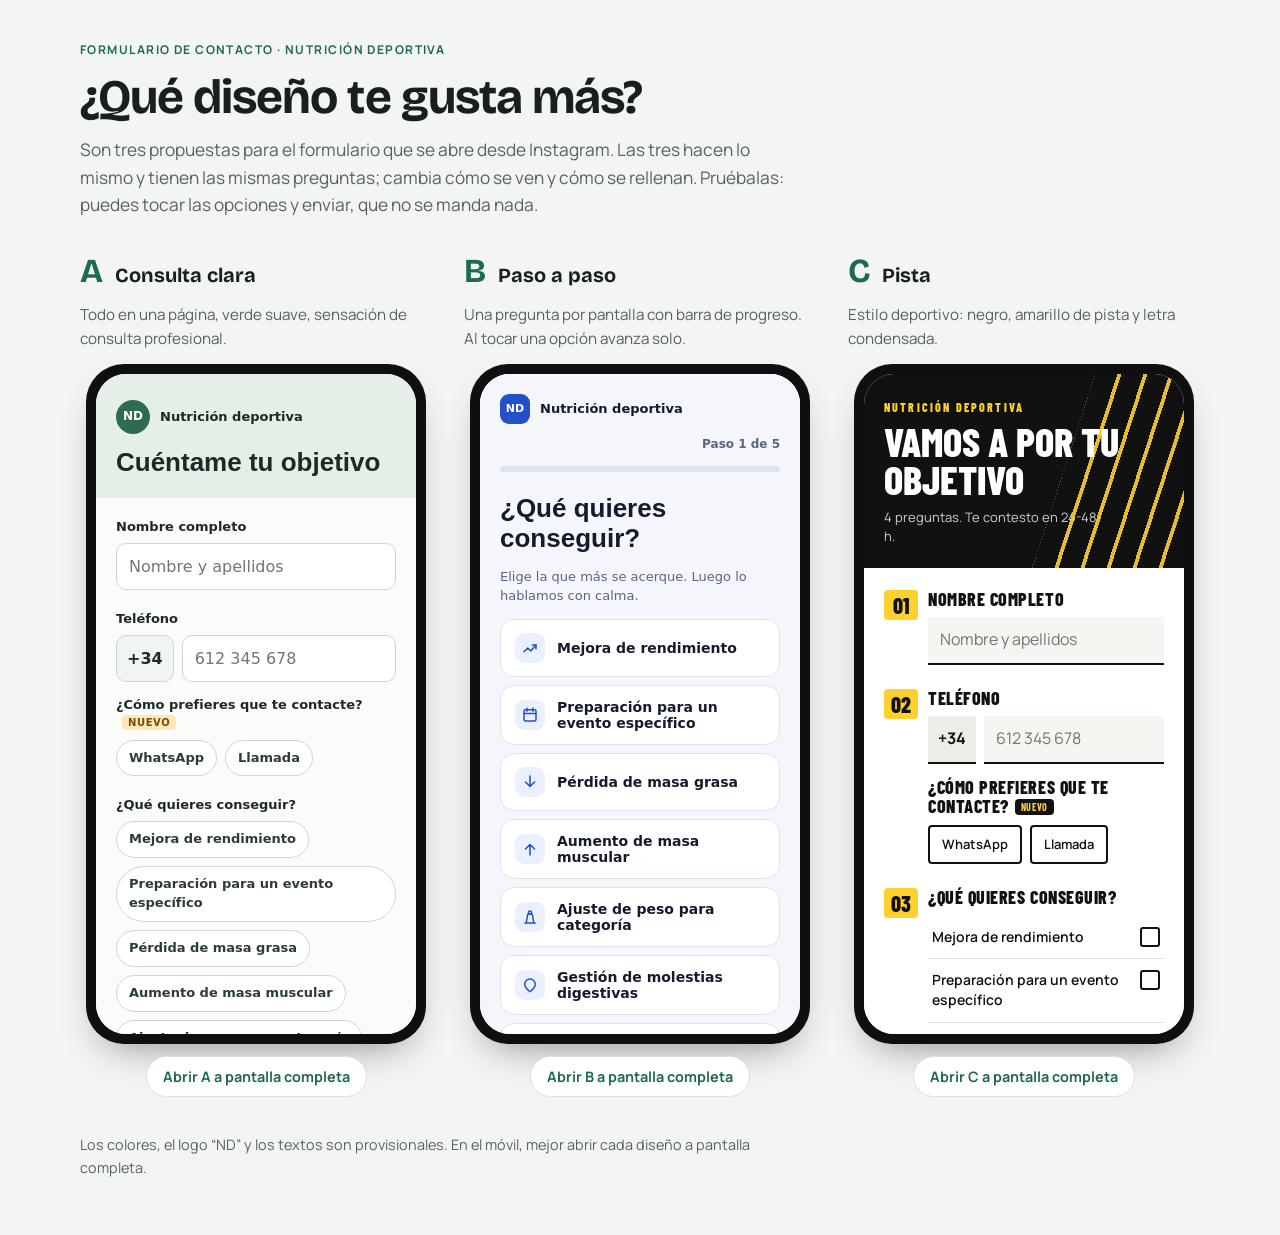
<file: index.html>
<!doctype html>
<html lang="es">
<head>
<meta charset="utf-8">
<meta name="viewport" content="width=device-width, initial-scale=1, viewport-fit=cover">
<title>¿Qué diseño te gusta más?</title>
<link rel="preconnect" href="https://fonts.googleapis.com">
<link rel="preconnect" href="https://fonts.gstatic.com" crossorigin>
<link rel="stylesheet" href="https://fonts.googleapis.com/css2?family=Bricolage+Grotesque:opsz,wght@12..96,700&family=Manrope:wght@400;500;600;700&display=swap">
<style>
:root{--bg:#F2F5F1;--surface:#FFFFFF;--ink:#17201B;--muted:#56635B;--line:#D9E1DA;--accent:#1E6A4E;--accent-soft:#DFEEE6}
@media (prefers-color-scheme:dark){:root{--bg:#101512;--surface:#18201B;--ink:#E6EDE8;--muted:#9AA8A0;--line:#2B3530;--accent:#6CC79E;--accent-soft:#1C3328;color-scheme:dark}}
*{box-sizing:border-box}
body{margin:0;background:var(--bg);color:var(--ink);font:16px/1.6 "Manrope","Segoe UI",system-ui,sans-serif;
  padding-left:max(16px,env(safe-area-inset-left,0px));padding-right:max(16px,env(safe-area-inset-right,0px))}
.wrap{max-width:1120px;margin:0 auto;padding-block:40px 56px;display:flex;flex-direction:column;gap:36px}
header{display:flex;flex-direction:column;gap:12px;max-width:720px}
.eyebrow{font-size:.75rem;font-weight:700;letter-spacing:.12em;text-transform:uppercase;color:var(--accent)}
h1{font-family:"Bricolage Grotesque","Segoe UI",sans-serif;font-size:clamp(2rem,5vw,3rem);line-height:1.1;letter-spacing:-.02em;margin:0;text-wrap:balance}
.lead{color:var(--muted);font-size:1.08rem;margin:0}
.gallery{display:grid;grid-template-columns:repeat(auto-fit,minmax(300px,1fr));gap:32px;align-items:start}
.option{display:flex;flex-direction:column;gap:12px;min-width:0}
.head{display:flex;gap:12px;align-items:baseline}
.letter{font-family:"Bricolage Grotesque",sans-serif;font-weight:700;font-size:2.1rem;line-height:1;color:var(--accent)}
h2{font-family:"Bricolage Grotesque",sans-serif;font-size:1.25rem;margin:0}
.option p{margin:0;color:var(--muted);font-size:.95rem}
.phone{width:100%;max-width:340px;height:680px;border-radius:38px;padding:10px;background:#0E0F10;box-shadow:0 18px 40px -18px rgba(0,0,0,.45);margin-inline:auto}
.phone iframe{width:100%;height:100%;border:0;border-radius:30px;background:#fff;display:block}
.open{align-self:center;font-weight:700;font-size:.9rem;color:var(--accent);text-decoration:none;border:1px solid var(--line);background:var(--surface);border-radius:999px;padding:8px 16px}
.open:hover{border-color:var(--accent)}
.open:focus-visible{outline:3px solid var(--accent);outline-offset:2px}
footer{color:var(--muted);font-size:.9rem;max-width:720px}
</style>
</head>
<body>
<div class="wrap">
  <header>
    <span class="eyebrow">Formulario de contacto · nutrición deportiva</span>
    <h1>¿Qué diseño te gusta más?</h1>
    <p class="lead">Son tres propuestas para el formulario que se abre desde Instagram. Las tres hacen lo mismo y tienen las mismas preguntas; cambia cómo se ven y cómo se rellenan. Pruébalas: puedes tocar las opciones y enviar, que no se manda nada.</p>
  </header>

  <section class="gallery">
    <article class="option">
      <div class="head"><span class="letter">A</span><h2>Consulta clara</h2></div>
      <p>Todo en una página, verde suave, sensación de consulta profesional.</p>
      <div class="phone"><iframe src="a/" title="Diseño A, Consulta clara" loading="lazy"></iframe></div>
      <a class="open" href="a/">Abrir A a pantalla completa</a>
    </article>
    <article class="option">
      <div class="head"><span class="letter">B</span><h2>Paso a paso</h2></div>
      <p>Una pregunta por pantalla con barra de progreso. Al tocar una opción avanza solo.</p>
      <div class="phone"><iframe src="b/" title="Diseño B, Paso a paso" loading="lazy"></iframe></div>
      <a class="open" href="b/">Abrir B a pantalla completa</a>
    </article>
    <article class="option">
      <div class="head"><span class="letter">C</span><h2>Pista</h2></div>
      <p>Estilo deportivo: negro, amarillo de pista y letra condensada.</p>
      <div class="phone"><iframe src="c/" title="Diseño C, Pista" loading="lazy"></iframe></div>
      <a class="open" href="c/">Abrir C a pantalla completa</a>
    </article>
  </section>

  <footer>Los colores, el logo “ND” y los textos son provisionales. En el móvil, mejor abrir cada diseño a pantalla completa.</footer>
</div>
</body>
</html>
</file>
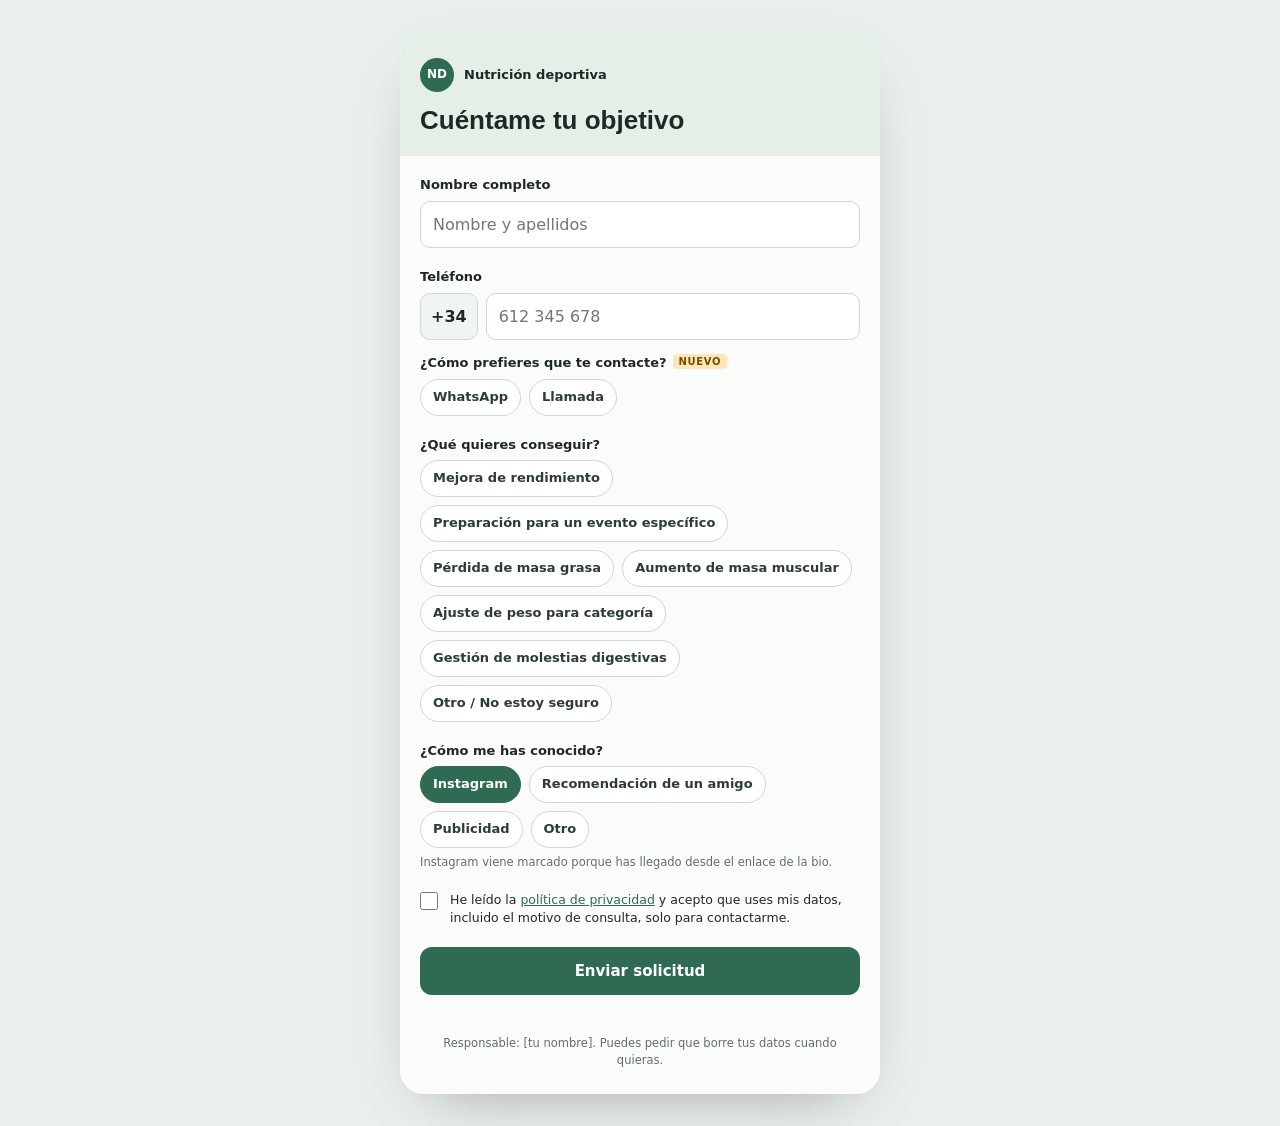
<file: a/index.html>
<!doctype html>
<html lang="es">
<head>
<meta charset="utf-8">
<meta name="viewport" content="width=device-width, initial-scale=1">
<meta http-equiv="Content-Security-Policy" content="default-src 'none'; script-src 'self'; style-src 'self' https://fonts.googleapis.com; font-src https://fonts.gstatic.com; img-src 'self' data:; connect-src https://script.google.com https://script.googleusercontent.com; base-uri 'none'; form-action 'none'">
<meta name="referrer" content="strict-origin-when-cross-origin">
<meta name="format-detection" content="telephone=no">
<meta name="theme-color" content="#E5EFE8">
<title>Diseño A · Consulta clara</title>
<link rel="preconnect" href="https://fonts.googleapis.com">
<link rel="preconnect" href="https://fonts.gstatic.com" crossorigin>
<link rel="stylesheet" href="https://fonts.googleapis.com/css2?family=Bricolage+Grotesque:opsz,wght@12..96,700&family=Manrope:wght@400;500;600;700&display=swap">
<link rel="stylesheet" href="../estilos.css?v=4">
</head>
<body class="a">
<main class="app">
  <div class="screen" data-variant="a"></div>
</main>
<noscript><p class="noscript">Para enviar el formulario hay que activar JavaScript en el navegador.</p></noscript>
<script src="../formulario.js?v=6"></script>
</body>
</html>
</file>
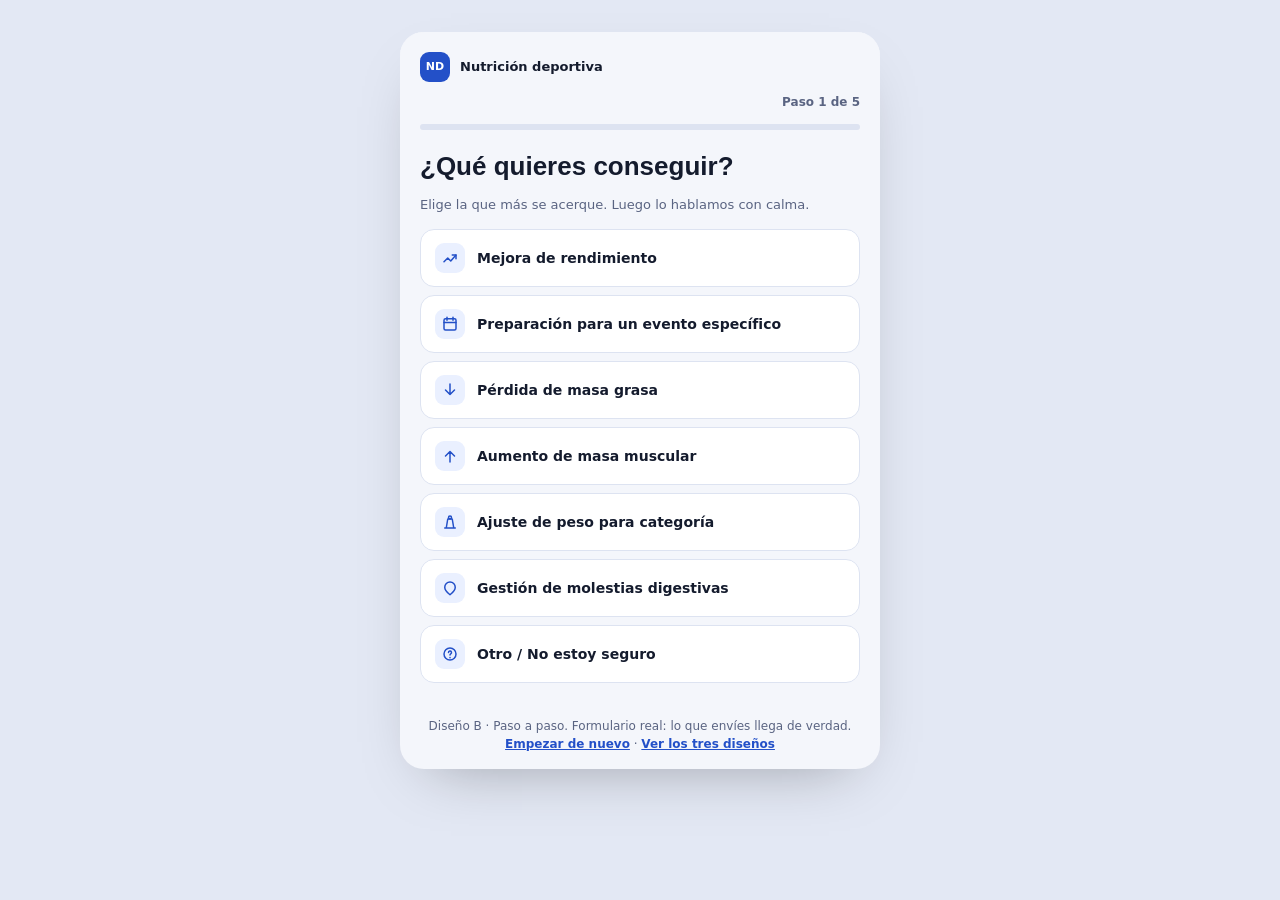
<file: b/index.html>
<!doctype html>
<html lang="es">
<head>
<meta charset="utf-8">
<meta name="viewport" content="width=device-width, initial-scale=1">
<meta http-equiv="Content-Security-Policy" content="default-src 'none'; script-src 'self'; style-src 'self' https://fonts.googleapis.com; font-src https://fonts.gstatic.com; img-src 'self' data:; connect-src https://script.google.com https://script.googleusercontent.com; base-uri 'none'; form-action 'none'">
<meta name="referrer" content="strict-origin-when-cross-origin">
<meta name="format-detection" content="telephone=no">
<meta name="theme-color" content="#F4F6FB">
<title>Diseño B · Paso a paso</title>
<link rel="preconnect" href="https://fonts.googleapis.com">
<link rel="preconnect" href="https://fonts.gstatic.com" crossorigin>
<link rel="stylesheet" href="https://fonts.googleapis.com/css2?family=Bricolage+Grotesque:opsz,wght@12..96,700&family=Manrope:wght@400;500;600;700&display=swap">
<link rel="stylesheet" href="../estilos.css?v=4">
</head>
<body class="b">
<main class="app">
  <div class="screen" data-variant="b"></div>
  <div class="demo-bar">
    <span>Diseño B · Paso a paso. Formulario real: lo que envíes llega de verdad.</span>
    <span><a href="#" data-restart>Empezar de nuevo</a> · <a href="../">Ver los tres diseños</a></span>
  </div>
</main>
<noscript><p class="noscript">Para enviar el formulario hay que activar JavaScript en el navegador.</p></noscript>
<script src="../formulario.js?v=6"></script>
</body>
</html>
</file>
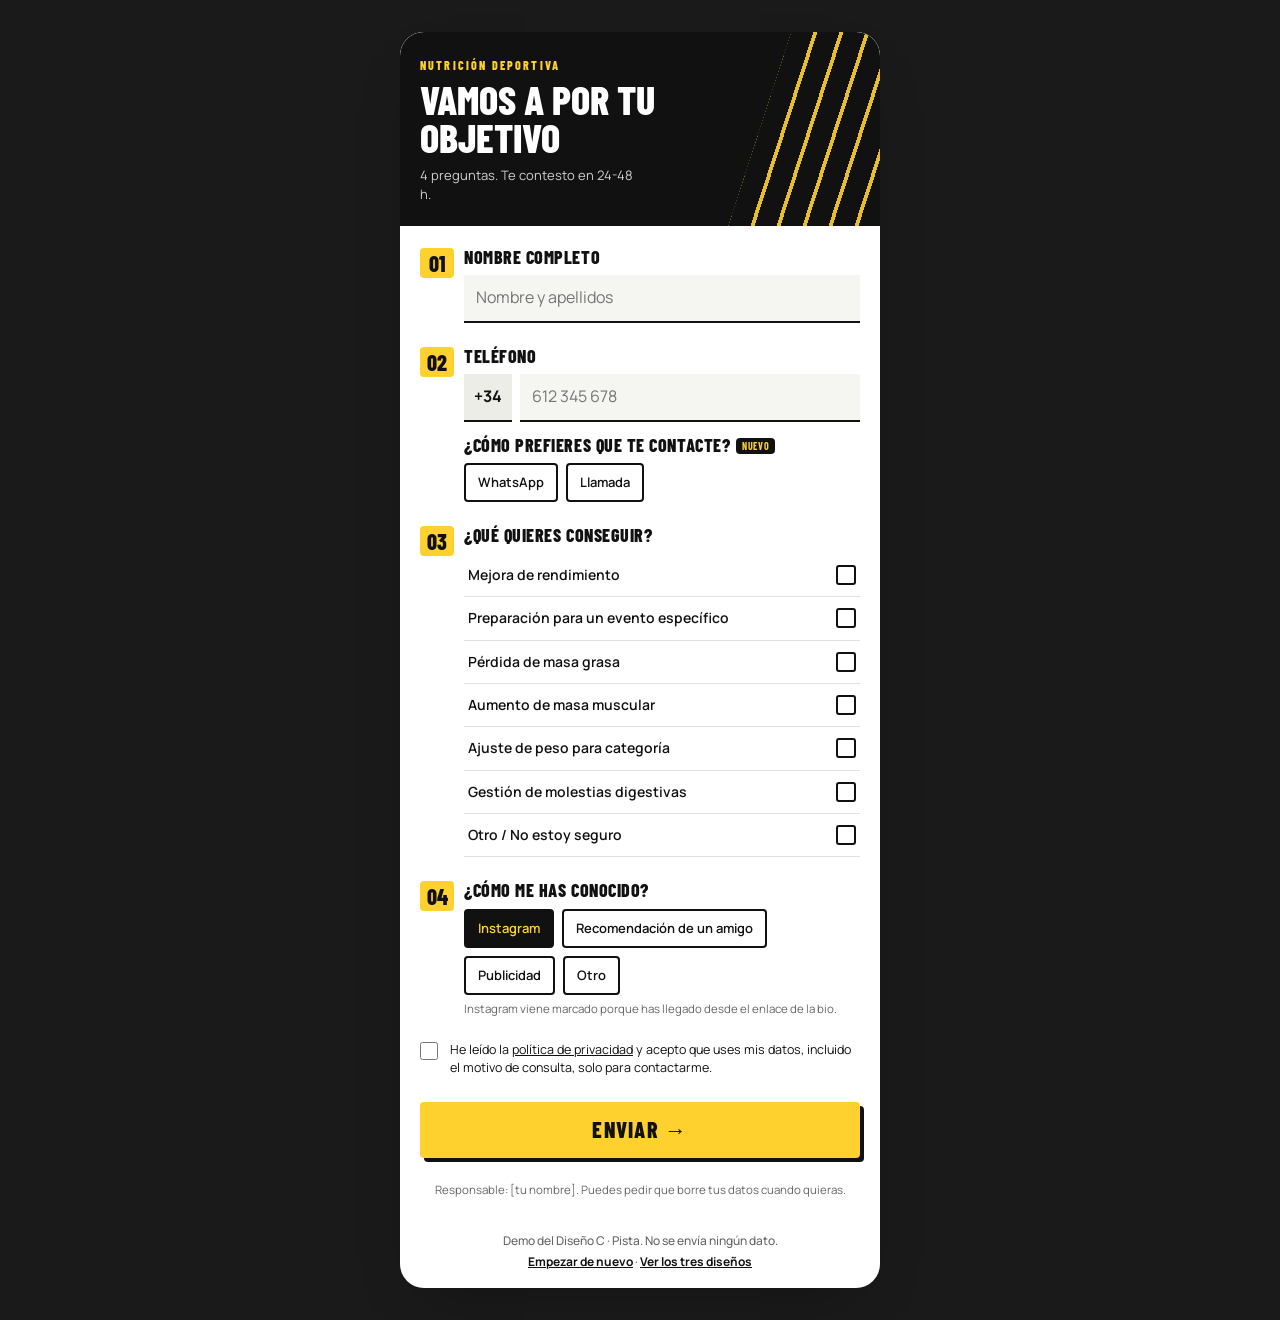
<file: c/index.html>
<!doctype html>
<html lang="es">
<head>
<meta charset="utf-8">
<meta name="viewport" content="width=device-width, initial-scale=1, viewport-fit=cover">
<title>Diseño C · Pista</title>
<link rel="preconnect" href="https://fonts.googleapis.com">
<link rel="preconnect" href="https://fonts.gstatic.com" crossorigin>
<link rel="stylesheet" href="https://fonts.googleapis.com/css2?family=Bricolage+Grotesque:opsz,wght@12..96,700&family=Manrope:wght@400;500;600;700&family=Barlow+Condensed:wght@600;800&display=swap">
<link rel="stylesheet" href="estilos.css?v=2">
</head>
<body class="c">
<main class="app">
  <div class="screen" data-variant="c"></div>
  <div class="demo-bar">
    <span>Demo del Diseño C · Pista. No se envía ningún dato.</span>
    <span><a href="#" data-restart>Empezar de nuevo</a> · <a href="../">Ver los tres diseños</a></span>
  </div>
</main>
<script src="formulario.js?v=2"></script>
</body>
</html>
</file>
<file: estilos.css>
/* Estilos compartidos de los tres diseños (A, B y C) */
*{box-sizing:border-box}
html,body{margin:0}
body{font-family:"Manrope","Segoe UI",system-ui,sans-serif;-webkit-font-smoothing:antialiased}
[hidden]{display:none!important}
.app{max-width:480px;margin:0 auto;min-height:100vh;min-height:100dvh;display:flex;flex-direction:column}
.screen{flex:1;display:flex;flex-direction:column}
.screen>.mk{flex:1}
.demo-bar{font:500 12px "Manrope",system-ui,sans-serif;text-align:center;padding:12px 16px 18px;display:flex;flex-direction:column;gap:4px}
.demo-bar a{font-weight:700}
@media (min-width:560px){
  body{padding:32px 16px}
  .app{min-height:auto;border-radius:24px;overflow:hidden;box-shadow:0 24px 60px -30px rgba(0,0,0,.35)}
}
:focus-visible{outline:3px solid currentColor;outline-offset:2px}

/* ---------- Común ---------- */
.mk{font-family:"Manrope","Segoe UI",system-ui,sans-serif;font-size:14px;line-height:1.45}
.mk h4{margin:0}
.mk p{margin:0}
.mk fieldset{border:0;margin:0;padding:0;min-width:0}
.mk input[type=text],.mk input[type=tel]{width:100%;font:inherit;font-size:16px;border-radius:10px;padding:11px 12px;outline:none}
.mk .err{font-size:12px;font-weight:600}
.mk .err:not(:empty){margin-top:6px}
.mk .chips{display:flex;flex-wrap:wrap;gap:8px}
.mk .chip{position:relative;cursor:pointer}
.mk .chip input{position:absolute;opacity:0;inset:0;cursor:pointer;margin:0}
.mk .chip span{display:block;padding:8px 12px;border-radius:999px;font-weight:600;font-size:13px;transition:background .15s,color .15s,border-color .15s}
.mk .hp{position:absolute;left:-9999px;width:1px;height:1px;overflow:hidden}
.mk .consent{display:grid;grid-template-columns:20px 1fr;gap:10px;align-items:start;font-size:12.5px;cursor:pointer}
.mk .consent input{width:18px;height:18px;margin:1px 0 0}
.mk .done{display:flex;flex-direction:column;align-items:center;justify-content:center;text-align:center;gap:12px;flex:1;min-height:520px;padding:28px}
.mk .tick{width:64px;height:64px;border-radius:50%;display:grid;place-items:center}
.mk .new{font-size:10px;font-weight:700;letter-spacing:.06em;text-transform:uppercase;padding:2px 6px;border-radius:4px;margin-left:6px;vertical-align:2px}
.mk .other-in{margin-top:8px}
.mk{display:flex;flex-direction:column}

/* ---------- A · Consulta clara ---------- */
body.a{background:#E9EFEA}
body.a .app,.va{background:#FBFCFA;color:#1D2A23}
body.a .demo-bar{color:#5E7066}
body.a .demo-bar a{color:#2F6B52}
.va .top{padding:26px 20px 20px;background:#E5EFE8;display:flex;flex-direction:column;gap:10px}
.va .brand{display:flex;align-items:center;gap:10px;font-weight:700;font-size:13px}
.va .logo{width:34px;height:34px;border-radius:50%;background:#2F6B52;color:#fff;display:grid;place-items:center;font-size:12px;font-weight:700}
.va h4{font-family:"Bricolage Grotesque","Segoe UI",sans-serif;font-size:26px;line-height:1.15;margin-top:4px;font-weight:700}
.va .top p{color:#4A5D52;font-size:13.5px}
.va form{padding:20px 20px 26px;display:flex;flex-direction:column;gap:20px}
.va label.lb,.va legend{font-weight:700;font-size:13px;margin-bottom:6px;display:block;padding:0}
.va input[type=text],.va input[type=tel]{border:1.5px solid #CCD8D0;background:#fff;color:#1D2A23}
.va input[type=text]:focus,.va input[type=tel]:focus{border-color:#2F6B52;box-shadow:0 0 0 3px #2F6B5226}
.va .telrow{display:flex;gap:8px}
.va .pre{flex:0 0 auto;border:1.5px solid #CCD8D0;border-radius:10px;padding:11px 10px;background:#F1F5F2;font-weight:600;font-size:16px}
.va .chip span{border:1.5px solid #CCD8D0;background:#fff;color:#2C3D33}
.va .chip input:checked+span{background:#2F6B52;border-color:#2F6B52;color:#fff}
.va .chip input:focus-visible+span{outline:3px solid #2F6B5266}
.va .err{color:#B03A2A}
.va .new{background:#FFE7B8;color:#7A4B00}
.va .note{font-size:11.5px;color:#5E7066;margin-top:6px}
.va .btn{font:700 15px "Manrope",system-ui,sans-serif;background:#2F6B52;color:#fff;border:0;border-radius:12px;padding:15px;cursor:pointer}
.va .btn:hover{background:#255842}
.va .fine{font-size:11.5px;color:#5E7066;text-align:center}
.va .consent a{color:#2F6B52}
.va .done h4{font-size:24px}
.va .tick{background:#E5EFE8;color:#2F6B52}

/* ---------- B · Paso a paso ---------- */
body.b{background:#E3E8F4}
body.b .app,.vb{background:#F4F6FB;color:#141B2D}
body.b .demo-bar{color:#5A6482}
body.b .demo-bar a{color:#2350C8}
.vb .bar{position:sticky;top:0;z-index:2;background:#F4F6FB;padding:20px 20px 12px;display:flex;flex-direction:column;gap:10px}
.vb .brand{display:flex;align-items:center;gap:10px;font-weight:700;font-size:13px}
.vb .logo{width:30px;height:30px;border-radius:9px;background:#2350C8;color:#fff;display:grid;place-items:center;font-size:11px;font-weight:700}
.vb .barrow{display:flex;justify-content:space-between;align-items:center;font-size:12px;font-weight:700;color:#5A6482}
.vb .back{background:none;border:0;font:700 12px "Manrope",system-ui,sans-serif;color:#2350C8;cursor:pointer;padding:4px 0}
.vb .back[disabled]{visibility:hidden}
.vb .track{height:6px;border-radius:99px;background:#DDE3F1;overflow:hidden}
.vb .fill{height:100%;background:#2350C8;border-radius:99px;transition:width .35s ease}
.vb .steps{flex:1;padding:10px 20px 24px;display:flex;flex-direction:column}
.vb .step{display:flex;flex-direction:column;gap:14px;animation:bin .3s ease;flex:1}
@keyframes bin{from{opacity:.2;transform:translateX(14px)}to{opacity:1;transform:none}}
.vb h4{font-family:"Bricolage Grotesque","Segoe UI",sans-serif;font-size:26px;line-height:1.15;font-weight:700}
.vb .hint{color:#5A6482;font-size:13px}
.vb .cards{display:flex;flex-direction:column;gap:8px}
.vb .card{display:flex;align-items:center;gap:12px;width:100%;text-align:left;font:600 14px "Manrope",system-ui,sans-serif;color:#141B2D;background:#fff;border:1.5px solid #DDE3F1;border-radius:14px;padding:13px 14px;cursor:pointer;transition:border-color .15s,transform .1s}
.vb .card:hover{border-color:#2350C8}
.vb .card:active{transform:scale(.98)}
.vb .card[aria-pressed="true"]{border-color:#2350C8;background:#EAF0FF}
.vb .ico{flex:0 0 30px;height:30px;border-radius:9px;background:#EAF0FF;color:#2350C8;display:grid;place-items:center}
.vb .card[aria-pressed="true"] .ico{background:#2350C8;color:#fff}
.vb input[type=text],.vb input[type=tel]{border:1.5px solid #DDE3F1;background:#fff;color:#141B2D;font-size:17px;padding:14px}
.vb input:focus{border-color:#2350C8;box-shadow:0 0 0 3px #2350C826}
.vb .err{color:#C0392B}
.vb .btn{font:700 15px "Manrope",system-ui,sans-serif;background:#2350C8;color:#fff;border:0;border-radius:14px;padding:15px;cursor:pointer;width:100%}
.vb .btn:hover{background:#1B41A6}
.vb .seg{display:grid;grid-template-columns:1fr 1fr;gap:8px}
.vb .sum{background:#fff;border:1.5px solid #DDE3F1;border-radius:14px;padding:12px 14px;display:grid;grid-template-columns:auto 1fr;gap:4px 12px;font-size:13px;margin:0}
.vb .sum dt{color:#5A6482}
.vb .sum dd{margin:0;font-weight:600;overflow-wrap:anywhere}
.vb .consent a{color:#2350C8}
.vb .tick{background:#EAF0FF;color:#2350C8}

@media (prefers-reduced-motion:reduce){*{animation:none!important;transition:none!important}}

/* ---------- Añadidos A y B ---------- */
.mk .mt{margin-top:14px}
.mk .estado:not(:empty){text-align:center;margin-top:0}
.mk .btn:disabled{opacity:.65;cursor:progress}
.noscript{padding:16px;text-align:center}
</file>
<file: c/estilos.css>
/* Estilos compartidos de los tres diseños (A, B y C) */
*{box-sizing:border-box}
html,body{margin:0}
body{font-family:"Manrope","Segoe UI",system-ui,sans-serif;-webkit-font-smoothing:antialiased}
[hidden]{display:none!important}
.app{max-width:480px;margin:0 auto;min-height:100vh;min-height:100dvh;display:flex;flex-direction:column}
.screen{flex:1;display:flex;flex-direction:column}
.screen>.mk{flex:1}
.demo-bar{font:500 12px "Manrope",system-ui,sans-serif;text-align:center;padding:12px 16px 18px;display:flex;flex-direction:column;gap:4px}
.demo-bar a{font-weight:700}
@media (min-width:560px){
  body{padding:32px 16px}
  .app{min-height:auto;border-radius:24px;overflow:hidden;box-shadow:0 24px 60px -30px rgba(0,0,0,.35)}
}
:focus-visible{outline:3px solid currentColor;outline-offset:2px}

/* ---------- Común ---------- */
.mk{font-family:"Manrope","Segoe UI",system-ui,sans-serif;font-size:14px;line-height:1.45}
.mk h4{margin:0}
.mk p{margin:0}
.mk fieldset{border:0;margin:0;padding:0;min-width:0}
.mk input[type=text],.mk input[type=tel]{width:100%;font:inherit;font-size:16px;border-radius:10px;padding:11px 12px;outline:none}
.mk .err{font-size:12px;font-weight:600}
.mk .err:not(:empty){margin-top:6px}
.mk .chips{display:flex;flex-wrap:wrap;gap:8px}
.mk .chip{position:relative;cursor:pointer}
.mk .chip input{position:absolute;opacity:0;inset:0;cursor:pointer;margin:0}
.mk .chip span{display:block;padding:8px 12px;border-radius:999px;font-weight:600;font-size:13px;transition:background .15s,color .15s,border-color .15s}
.mk .hp{position:absolute;left:-9999px;width:1px;height:1px;overflow:hidden}
.mk .consent{display:grid;grid-template-columns:20px 1fr;gap:10px;align-items:start;font-size:12.5px;cursor:pointer}
.mk .consent input{width:18px;height:18px;margin:1px 0 0}
.mk .done{display:flex;flex-direction:column;align-items:center;justify-content:center;text-align:center;gap:12px;flex:1;min-height:520px;padding:28px}
.mk .tick{width:64px;height:64px;border-radius:50%;display:grid;place-items:center}
.mk .new{font-size:10px;font-weight:700;letter-spacing:.06em;text-transform:uppercase;padding:2px 6px;border-radius:4px;margin-left:6px;vertical-align:2px}
.mk .other-in{margin-top:8px}
.mk{display:flex;flex-direction:column}

/* ---------- A · Consulta clara ---------- */
body.a{background:#E9EFEA}
body.a .app,.va{background:#FBFCFA;color:#1D2A23}
body.a .demo-bar{color:#5E7066}
body.a .demo-bar a{color:#2F6B52}
.va .top{padding:26px 20px 20px;background:#E5EFE8;display:flex;flex-direction:column;gap:10px}
.va .brand{display:flex;align-items:center;gap:10px;font-weight:700;font-size:13px}
.va .logo{width:34px;height:34px;border-radius:50%;background:#2F6B52;color:#fff;display:grid;place-items:center;font-size:12px;font-weight:700}
.va h4{font-family:"Bricolage Grotesque","Segoe UI",sans-serif;font-size:26px;line-height:1.15;margin-top:4px;font-weight:700}
.va .top p{color:#4A5D52;font-size:13.5px}
.va form{padding:20px 20px 26px;display:flex;flex-direction:column;gap:20px}
.va label.lb,.va legend{font-weight:700;font-size:13px;margin-bottom:6px;display:block;padding:0}
.va input[type=text],.va input[type=tel]{border:1.5px solid #CCD8D0;background:#fff;color:#1D2A23}
.va input[type=text]:focus,.va input[type=tel]:focus{border-color:#2F6B52;box-shadow:0 0 0 3px #2F6B5226}
.va .telrow{display:flex;gap:8px}
.va .pre{flex:0 0 auto;border:1.5px solid #CCD8D0;border-radius:10px;padding:11px 10px;background:#F1F5F2;font-weight:600;font-size:16px}
.va .chip span{border:1.5px solid #CCD8D0;background:#fff;color:#2C3D33}
.va .chip input:checked+span{background:#2F6B52;border-color:#2F6B52;color:#fff}
.va .chip input:focus-visible+span{outline:3px solid #2F6B5266}
.va .err{color:#B03A2A}
.va .new{background:#FFE7B8;color:#7A4B00}
.va .note{font-size:11.5px;color:#5E7066;margin-top:6px}
.va .btn{font:700 15px "Manrope",system-ui,sans-serif;background:#2F6B52;color:#fff;border:0;border-radius:12px;padding:15px;cursor:pointer}
.va .btn:hover{background:#255842}
.va .fine{font-size:11.5px;color:#5E7066;text-align:center}
.va .consent a{color:#2F6B52}
.va .done h4{font-size:24px}
.va .tick{background:#E5EFE8;color:#2F6B52}

/* ---------- B · Paso a paso ---------- */
body.b{background:#E3E8F4}
body.b .app,.vb{background:#F4F6FB;color:#141B2D}
body.b .demo-bar{color:#5A6482}
body.b .demo-bar a{color:#2350C8}
.vb .bar{position:sticky;top:0;z-index:2;background:#F4F6FB;padding:20px 20px 12px;display:flex;flex-direction:column;gap:10px}
.vb .brand{display:flex;align-items:center;gap:10px;font-weight:700;font-size:13px}
.vb .logo{width:30px;height:30px;border-radius:9px;background:#2350C8;color:#fff;display:grid;place-items:center;font-size:11px;font-weight:700}
.vb .barrow{display:flex;justify-content:space-between;align-items:center;font-size:12px;font-weight:700;color:#5A6482}
.vb .back{background:none;border:0;font:700 12px "Manrope",system-ui,sans-serif;color:#2350C8;cursor:pointer;padding:4px 0}
.vb .back[disabled]{visibility:hidden}
.vb .track{height:6px;border-radius:99px;background:#DDE3F1;overflow:hidden}
.vb .fill{height:100%;background:#2350C8;border-radius:99px;transition:width .35s ease}
.vb .steps{flex:1;padding:10px 20px 24px;display:flex;flex-direction:column}
.vb .step{display:flex;flex-direction:column;gap:14px;animation:bin .3s ease;flex:1}
@keyframes bin{from{opacity:.2;transform:translateX(14px)}to{opacity:1;transform:none}}
.vb h4{font-family:"Bricolage Grotesque","Segoe UI",sans-serif;font-size:26px;line-height:1.15;font-weight:700}
.vb .hint{color:#5A6482;font-size:13px}
.vb .cards{display:flex;flex-direction:column;gap:8px}
.vb .card{display:flex;align-items:center;gap:12px;width:100%;text-align:left;font:600 14px "Manrope",system-ui,sans-serif;color:#141B2D;background:#fff;border:1.5px solid #DDE3F1;border-radius:14px;padding:13px 14px;cursor:pointer;transition:border-color .15s,transform .1s}
.vb .card:hover{border-color:#2350C8}
.vb .card:active{transform:scale(.98)}
.vb .card[aria-pressed="true"]{border-color:#2350C8;background:#EAF0FF}
.vb .ico{flex:0 0 30px;height:30px;border-radius:9px;background:#EAF0FF;color:#2350C8;display:grid;place-items:center}
.vb .card[aria-pressed="true"] .ico{background:#2350C8;color:#fff}
.vb input[type=text],.vb input[type=tel]{border:1.5px solid #DDE3F1;background:#fff;color:#141B2D;font-size:17px;padding:14px}
.vb input:focus{border-color:#2350C8;box-shadow:0 0 0 3px #2350C826}
.vb .err{color:#C0392B}
.vb .btn{font:700 15px "Manrope",system-ui,sans-serif;background:#2350C8;color:#fff;border:0;border-radius:14px;padding:15px;cursor:pointer;width:100%}
.vb .btn:hover{background:#1B41A6}
.vb .seg{display:grid;grid-template-columns:1fr 1fr;gap:8px}
.vb .sum{background:#fff;border:1.5px solid #DDE3F1;border-radius:14px;padding:12px 14px;display:grid;grid-template-columns:auto 1fr;gap:4px 12px;font-size:13px;margin:0}
.vb .sum dt{color:#5A6482}
.vb .sum dd{margin:0;font-weight:600;overflow-wrap:anywhere}
.vb .consent a{color:#2350C8}
.vb .tick{background:#EAF0FF;color:#2350C8}

/* ---------- C · Pista ---------- */
body.c{background:#1A1A1A}
body.c .app,.vc{background:#FFFFFF;color:#111}
body.c .demo-bar{color:#666}
body.c .demo-bar a{color:#111}
.vc .hero{background:#111;color:#fff;padding:26px 20px 22px;position:relative;overflow:hidden}
.vc .hero::after{content:"";position:absolute;right:-30px;top:0;bottom:0;width:150px;background:repeating-linear-gradient(90deg,transparent 0 22px,#FFD12E 22px 26px);transform:skewX(-18deg);opacity:.9}
.vc .kick{font:800 12px "Barlow Condensed","Arial Narrow",sans-serif;letter-spacing:.18em;color:#FFD12E;text-transform:uppercase;position:relative;z-index:1}
.vc h4{font:800 40px/0.95 "Barlow Condensed","Arial Narrow",sans-serif;text-transform:uppercase;margin:8px 0 10px;position:relative;z-index:1;max-width:240px}
.vc .hero p{font-size:13px;color:#CFCFCF;position:relative;z-index:1;max-width:220px}
.vc form{padding:22px 20px;display:flex;flex-direction:column;gap:24px}
.vc .blk{display:grid;grid-template-columns:34px 1fr;gap:4px 10px}
.vc .blk>div{min-width:0}
.vc .num{font:800 22px/1 "Barlow Condensed","Arial Narrow",sans-serif;color:#111;background:#FFD12E;height:30px;display:grid;place-items:center;border-radius:4px}
.vc label.lb,.vc legend{font:800 18px/1.1 "Barlow Condensed","Arial Narrow",sans-serif;text-transform:uppercase;letter-spacing:.03em;padding:0;margin-bottom:8px;display:block}
.vc input[type=text],.vc input[type=tel]{border:0;border-bottom:2.5px solid #111;border-radius:0;background:#F5F5F2;color:#111}
.vc input:focus{background:#FFF8DA}
.vc .telrow{display:flex;gap:8px}
.vc .pre{flex:0 0 auto;border-bottom:2.5px solid #111;padding:11px 10px;background:#EDEDE8;font-weight:700;font-size:16px}
.vc .rows{display:flex;flex-direction:column;flex-wrap:nowrap;gap:0}
.vc .rows .chip span{border-radius:0;border-bottom:1px solid #E2E2DC;padding:11px 4px;font-size:14px;display:flex;justify-content:space-between;gap:10px;color:#111}
.vc .rows .chip span::after{content:"";width:16px;height:16px;border:2px solid #111;border-radius:3px;flex:0 0 auto}
.vc .rows .chip input:checked+span{background:#FFF3BF}
.vc .rows .chip input:checked+span::after{background:#111;box-shadow:inset 0 0 0 3px #FFF3BF}
.vc .rows .chip input:focus-visible+span{outline:2px solid #111}
.vc .chips:not(.rows) .chip span{border:2px solid #111;border-radius:4px;color:#111;background:#fff}
.vc .chips:not(.rows) .chip input:checked+span{background:#111;color:#FFD12E}
.vc .err{color:#C62F1D}
.vc .new{background:#111;color:#FFD12E}
.vc .note{font-size:11.5px;color:#666;margin-top:6px}
.vc .btn{font:800 22px "Barlow Condensed","Arial Narrow",sans-serif;letter-spacing:.06em;text-transform:uppercase;background:#FFD12E;color:#111;border:0;border-radius:4px;padding:14px;cursor:pointer;box-shadow:4px 4px 0 #111}
.vc .btn:active{transform:translate(2px,2px);box-shadow:2px 2px 0 #111}
.vc .fine{font-size:11.5px;color:#666;text-align:center}
.vc .consent a{color:#111}
.vc .done h4{color:#111;max-width:none}
.vc .tick{background:#FFD12E;color:#111;border-radius:6px}

@media (prefers-reduced-motion:reduce){*{animation:none!important;transition:none!important}}
</file>
